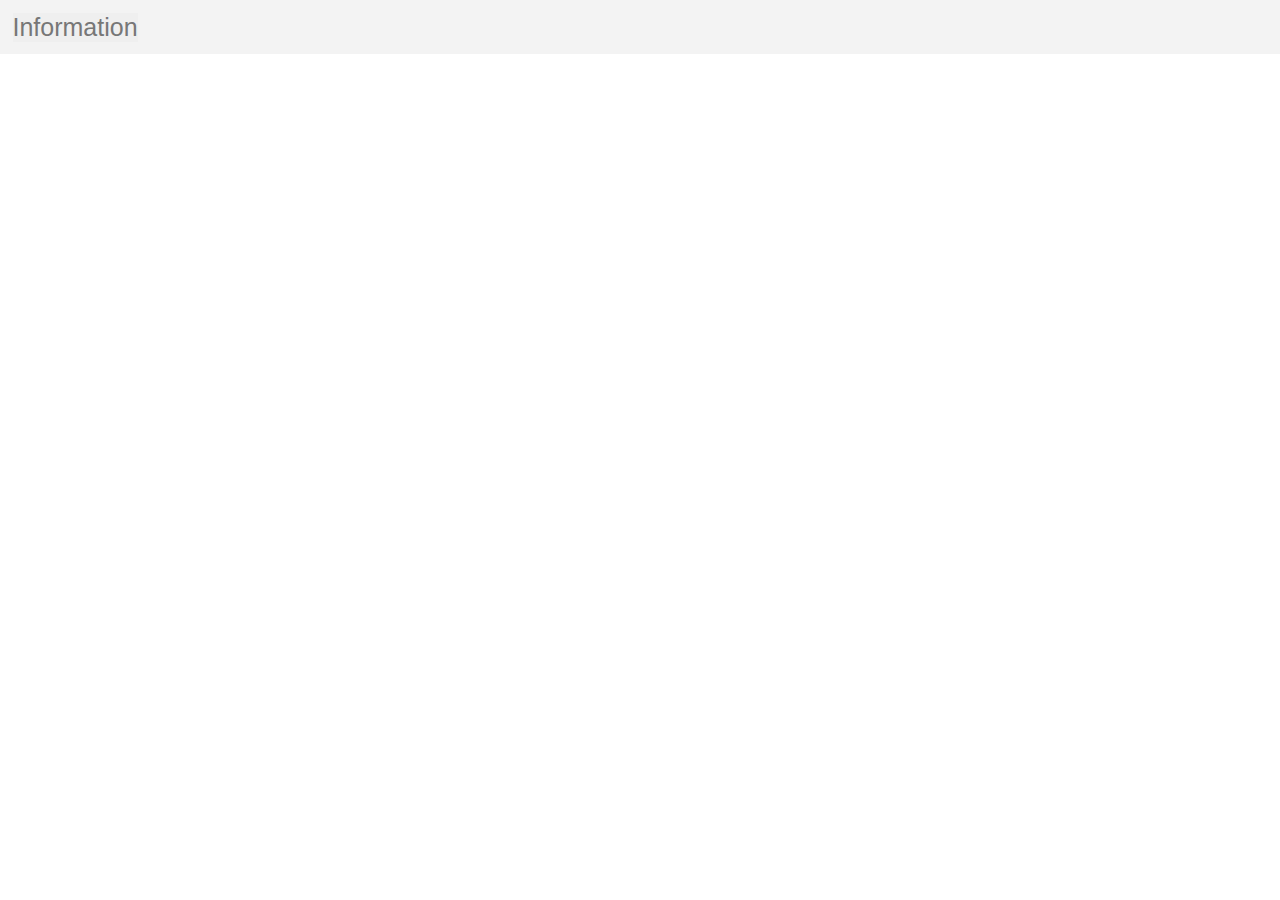
<file: Drop Down Menu/index.html>
<!DOCTYPE html>
<html lang="en">
<head>
    <meta charset="UTF-8">
    <meta http-equiv="X-UA-Compatible" content="IE=edge">
    <meta name="viewport" content="width=device-width, initial-scale=1.0">
    <link rel="stylesheet" href="style.css">
    <script src="script.js" defer></script>
    <title>Drop Down Menu</title>
</head>
<body>
    <div class="header">
        <div class="dropdown" data-dropdown>
            <button class="link" data-dropdown-button>Information</button>
            <div class="dropdown-menu">
                <a href="#">JavaScript</a>
                <a href="#">CSS</a>
                <a href="#">React</a>
            </div>
        </div>
    </div>
</body>
</html>
</file>
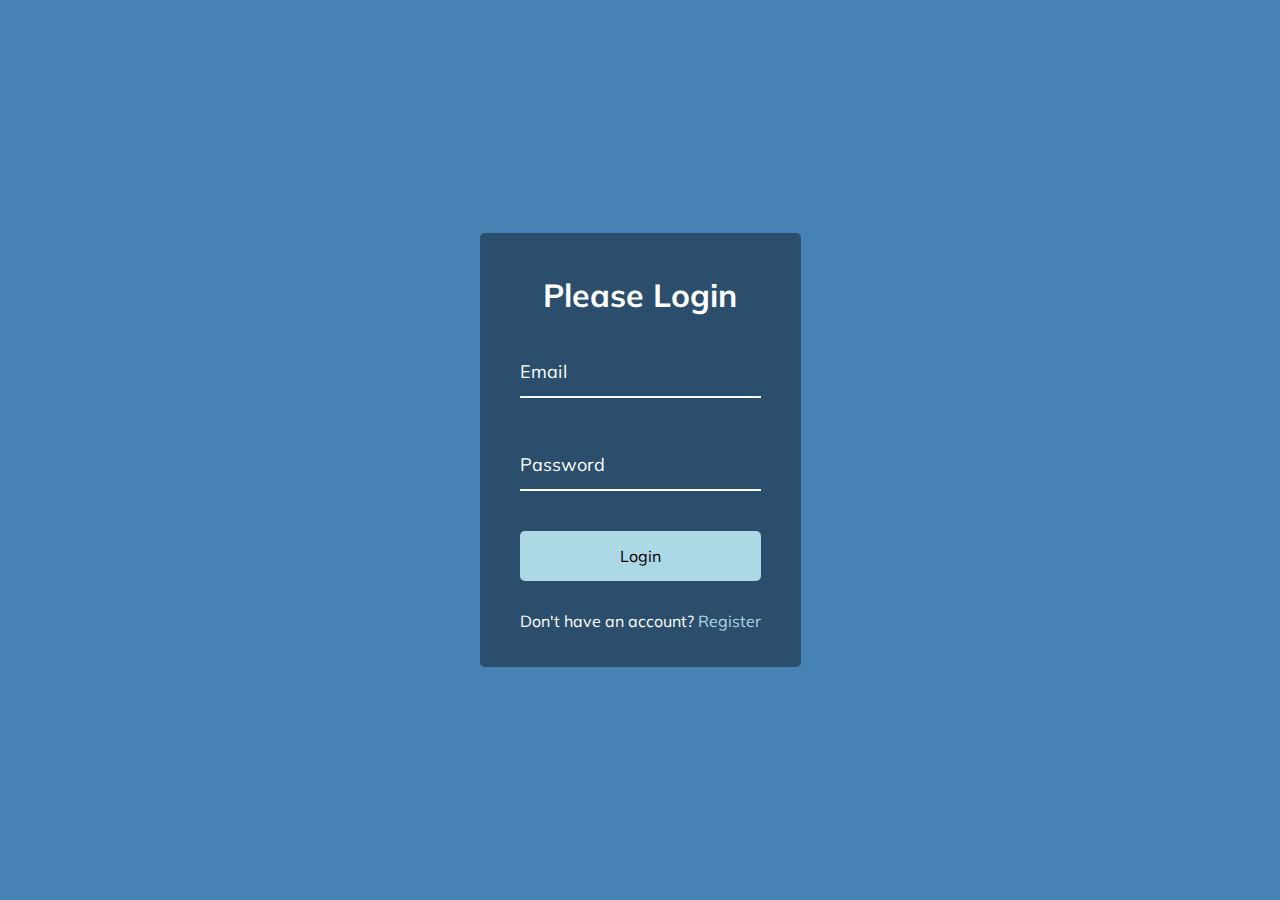
<file: Form Wave Animation/index.html>
<!DOCTYPE html>
<html lang="en">
<head>
    <meta charset="UTF-8">
    <meta http-equiv="X-UA-Compatible" content="IE=edge">
    <meta name="viewport" content="width=device-width, initial-scale=1.0">
    <link rel="stylesheet" href="style.css">
    <script src="script.js" defer></script>
    <title>Waving Form Input</title>
</head>
<body>
    <div class="container">
        <h1>Please Login</h1>
        <form>
            <div class="form-control">
                <input type="email" required>
                <label>Email</label>
            </div>
            
            <div class="form-control">
                <input type="password" required>
                <label>Password</label>
            </div>

            <button class="btn">Login</button>
            
            <p class="text">Don't have an account?
                <a href="">Register</a>
            </p>
        </form>
    </div>
</body>
</html>
</file>
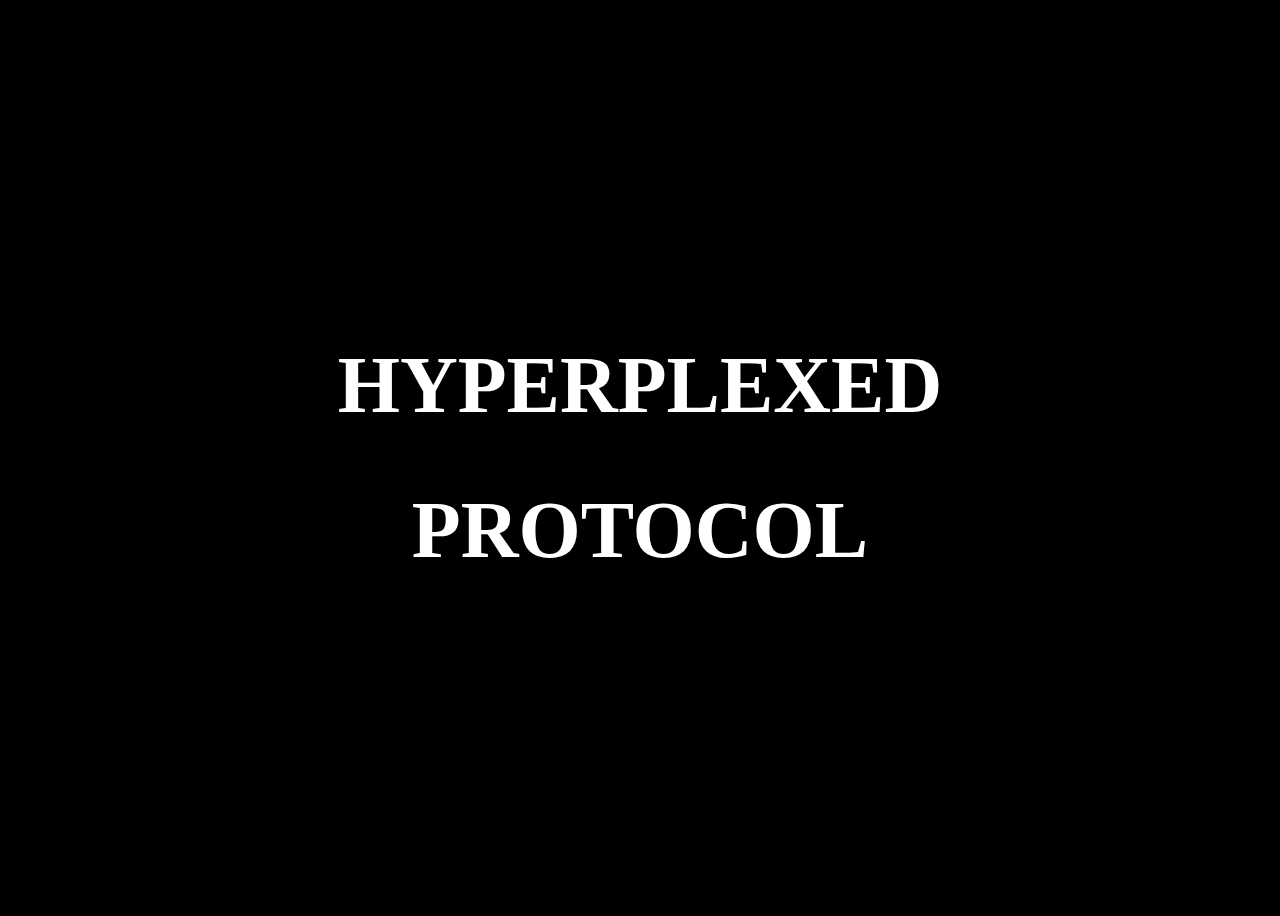
<file: Hacker Effect/index.html>
<!DOCTYPE html>
<html lang="en">
    <head>
        <meta charset="UTF-8" />
        <meta http-equiv="X-UA-Compatible" content="IE=edge" />
        <meta name="viewport" content="width=device-width, initial-scale=1.0" />
        <link rel="stylesheet" href="styles.css" />
        <script src="script.js" defer></script>
        <title>Ultimate Hacker Effect</title>
    </head>
    <body>
        <div class="container">
            <h1 data-value="HYPERPLEXED">HYPERPLEXED</h1>
            <h1 data-value="PROTOCOL">PROTOCOL</h1>
        </div>
    </body>
</html>
</file>
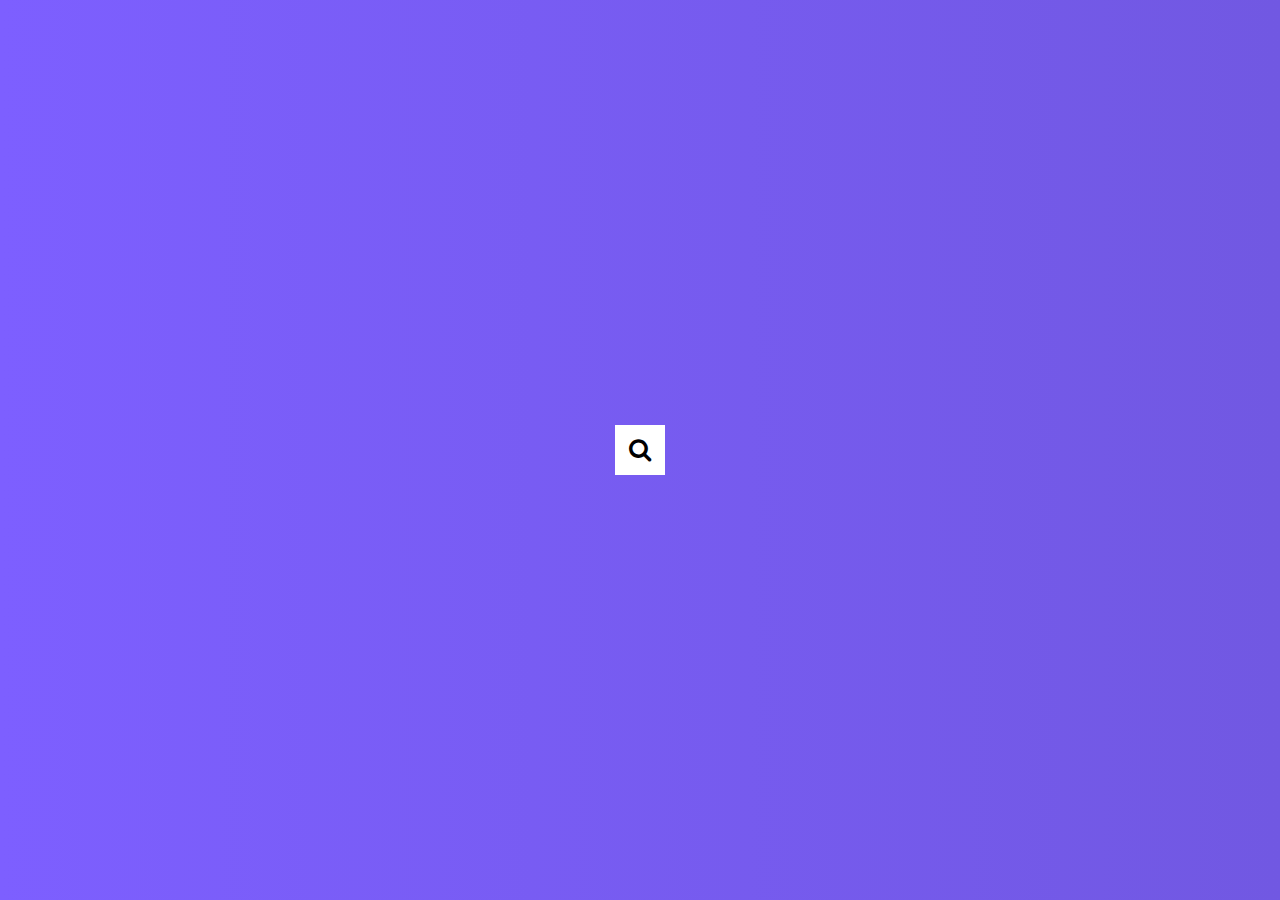
<file: Hidden Search Widget/index.html>
<!DOCTYPE html>
<html lang="en">
<head>
    <meta charset="UTF-8">
    <meta http-equiv="X-UA-Compatible" content="IE=edge">
    <meta name="viewport" content="width=device-width, initial-scale=1.0">
    <link rel="stylesheet" href="style.css">
    <link rel="stylesheet" href="https://cdnjs.cloudflare.com/ajax/libs/font-awesome/4.7.0/css/font-awesome.min.css">
    <script src="script.js" defer></script>
    <title>Hidden Search Widget</title>
</head>
<body>
    <div class="search">
        <input type="text" class="input" placeholder="Search...">
        <button type="submit" class="btn">
            <i class="fa fa-search"></i>
        </button>
    </div>
</body>
</html>
</file>
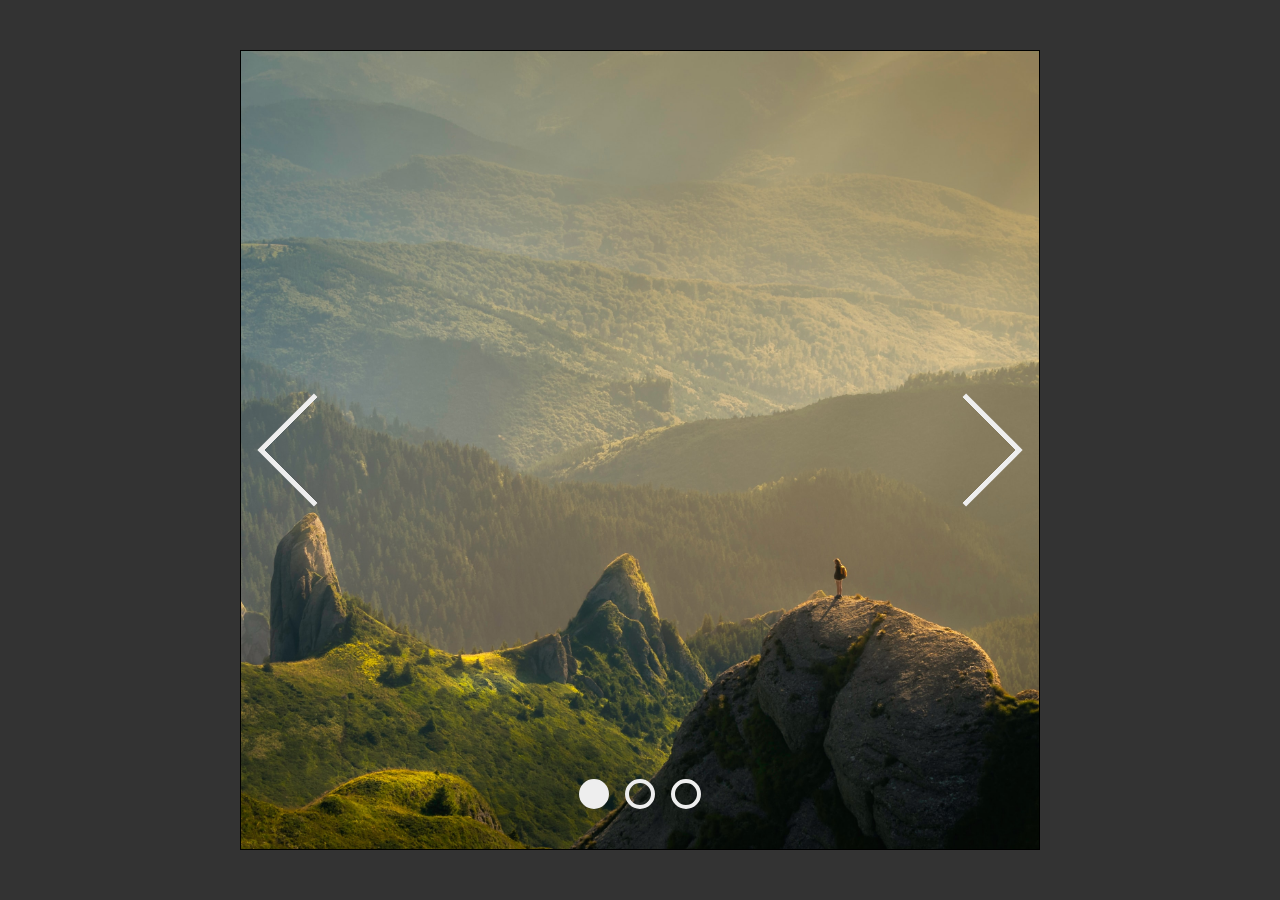
<file: Image Slider/index.html>
<!DOCTYPE html>
<html lang="en">
<head>
    <meta charset="UTF-8">
    <meta http-equiv="X-UA-Compatible" content="IE=edge">
    <meta name="viewport" content="width=device-width, initial-scale=1.0">
    <link rel="stylesheet" href="style.css">
    <script src="script.js" defer></script>
    <title>Image Slider</title>
</head>
<body>
    <div class="slider">
        <div class="slide active"></div>
        <div class="slide"></div>
        <div class="slide"></div>
        <div class="radios">
            <button class="radio active"></button>
            <button class="radio"></button>
            <button class="radio"></button>
        </div>
        <div class="arrows">
            <div class="arrow left" id="left"></div>
            <div class="arrow right" id="right"></div>
        </div>
    </div>
</body>
</html>
</file>
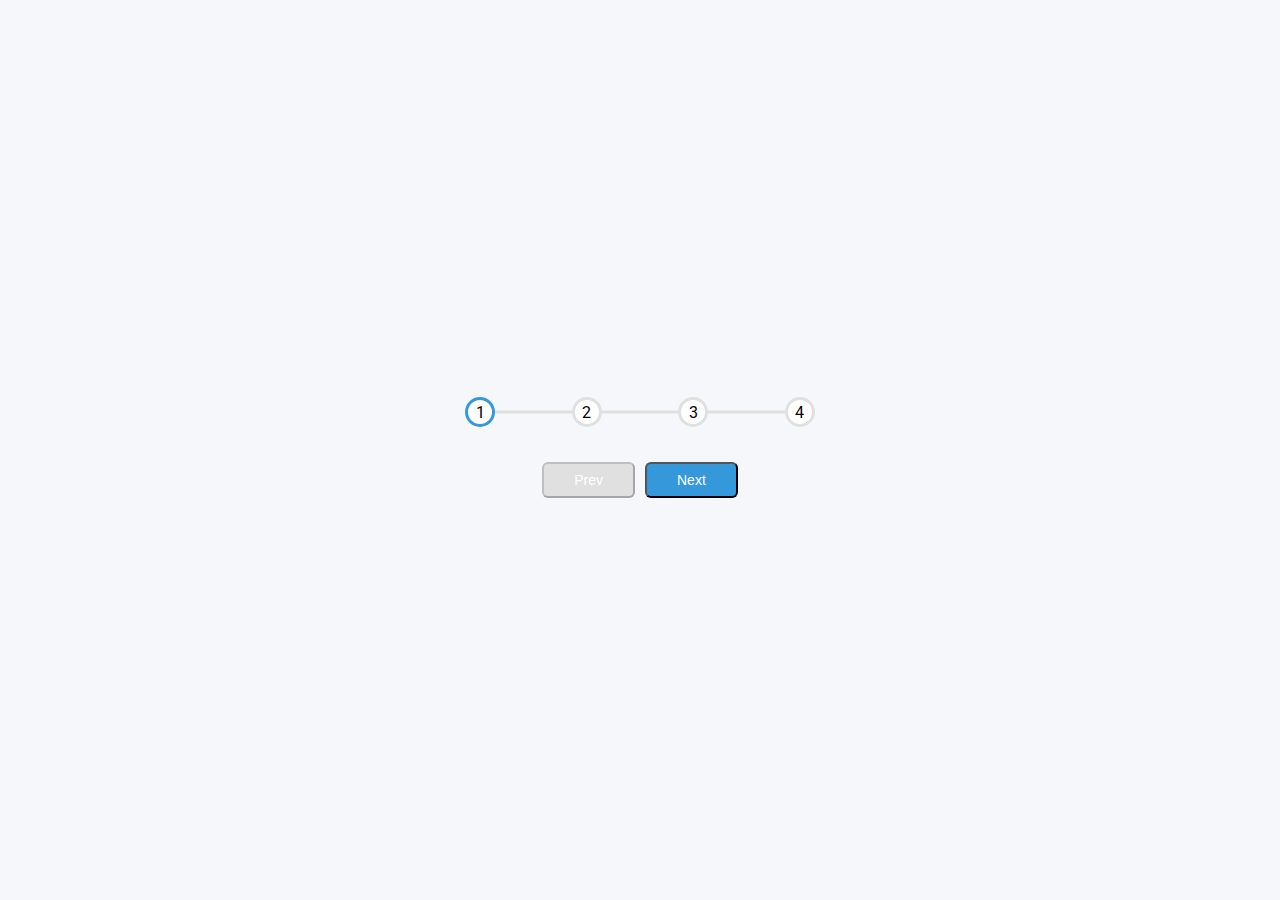
<file: Progress Steps/index.html>
<!DOCTYPE html>
<html lang="en">
<head>
    <meta charset="UTF-8">
    <meta http-equiv="X-UA-Compatible" content="IE=edge">
    <meta name="viewport" content="width=device-width, initial-scale=1.0">
    <link rel="stylesheet" href="style.css">
    <script src="script.js" defer></script>
    <title>Progress Steps</title>
</head>
<body>
    <div class="container">
        <div class="progress-container">
            <div class="progress" id="progress"></div>
            <div class="circle active">1</div>
            <div class="circle">2</div>
            <div class="circle">3</div>
            <div class="circle">4</div>
        </div>

        <div class="buttons">
            <button class="btn" id="prev" disabled>Prev</button>
            <button class="btn" id="next">Next</button>
        </div>

    </div>
</body>
</html>
</file>
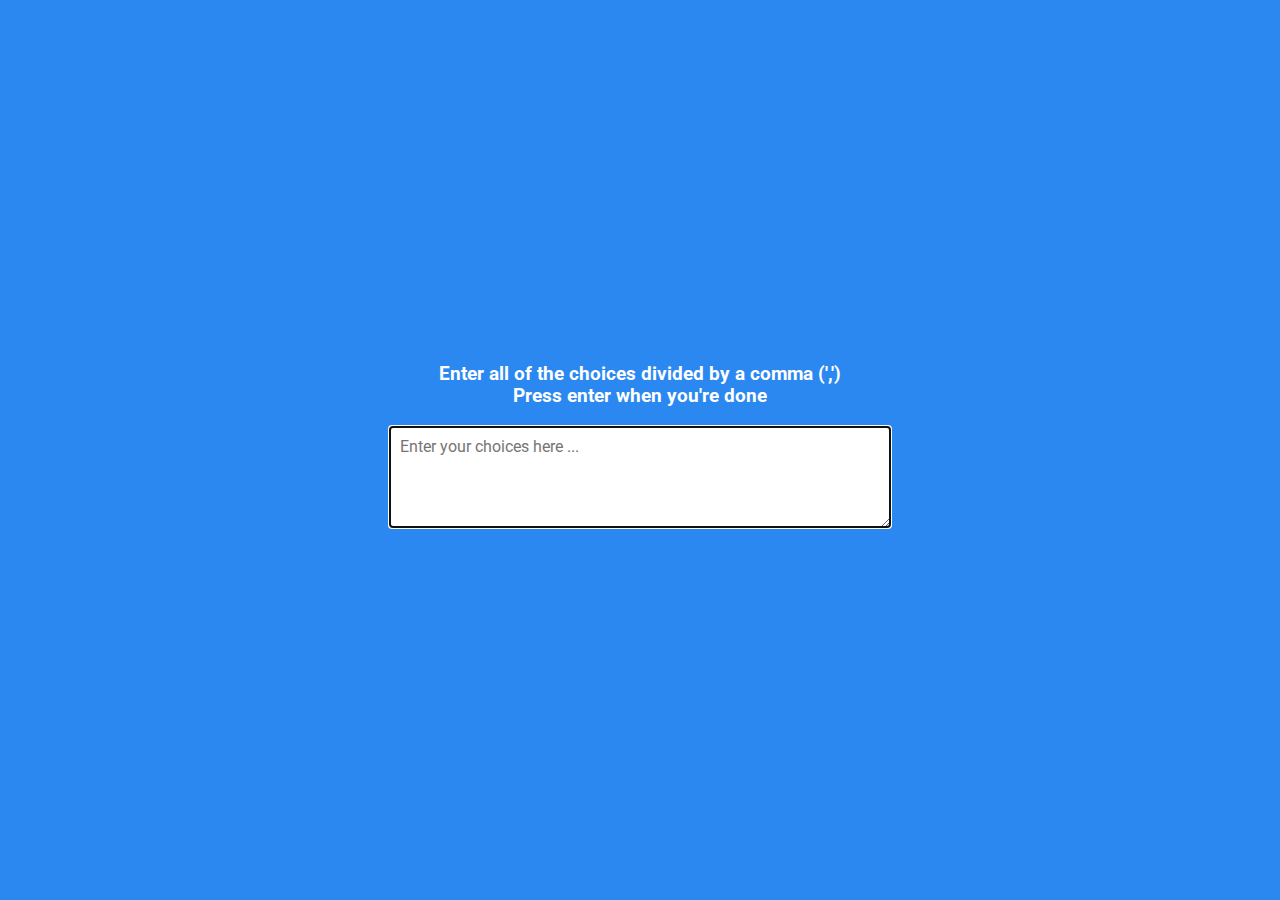
<file: Random Choice Picker/index.html>
<!DOCTYPE html>
<html lang="en">
<head>
    <meta charset="UTF-8">
    <meta http-equiv="X-UA-Compatible" content="IE=edge">
    <meta name="viewport" content="width=device-width, initial-scale=1.0">
    <link rel="stylesheet" href="style.css">
    <script src="script.js" defer></script>
    <title>Random Choice Picker</title>
</head>
<body>
    <div class="container">
        <h3>Enter all of the choices divided by a comma (',')
            <br> Press enter when you're done
        </h3>
        <textarea id="textarea" placeholder="Enter your choices here ..."></textarea>

        <div id="tags">
        </div>
    </div>
</body>
</html>
</file>
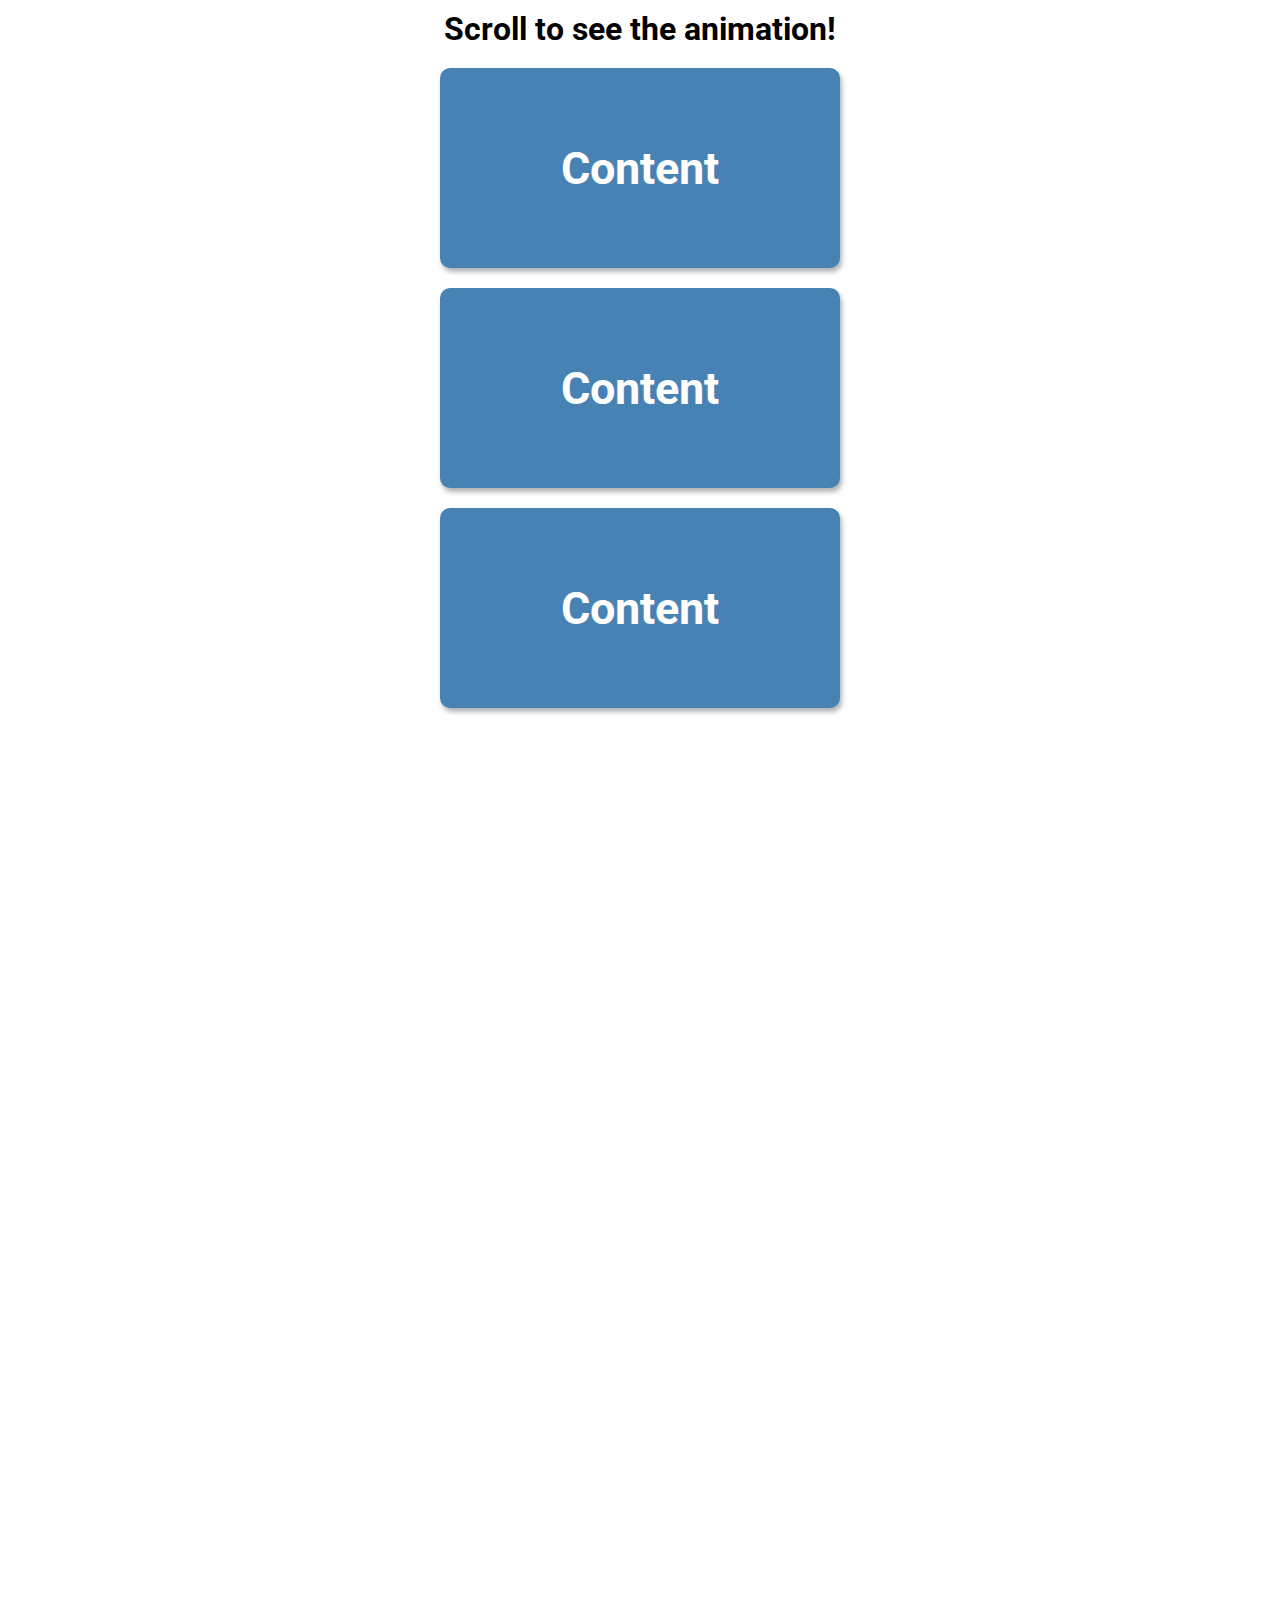
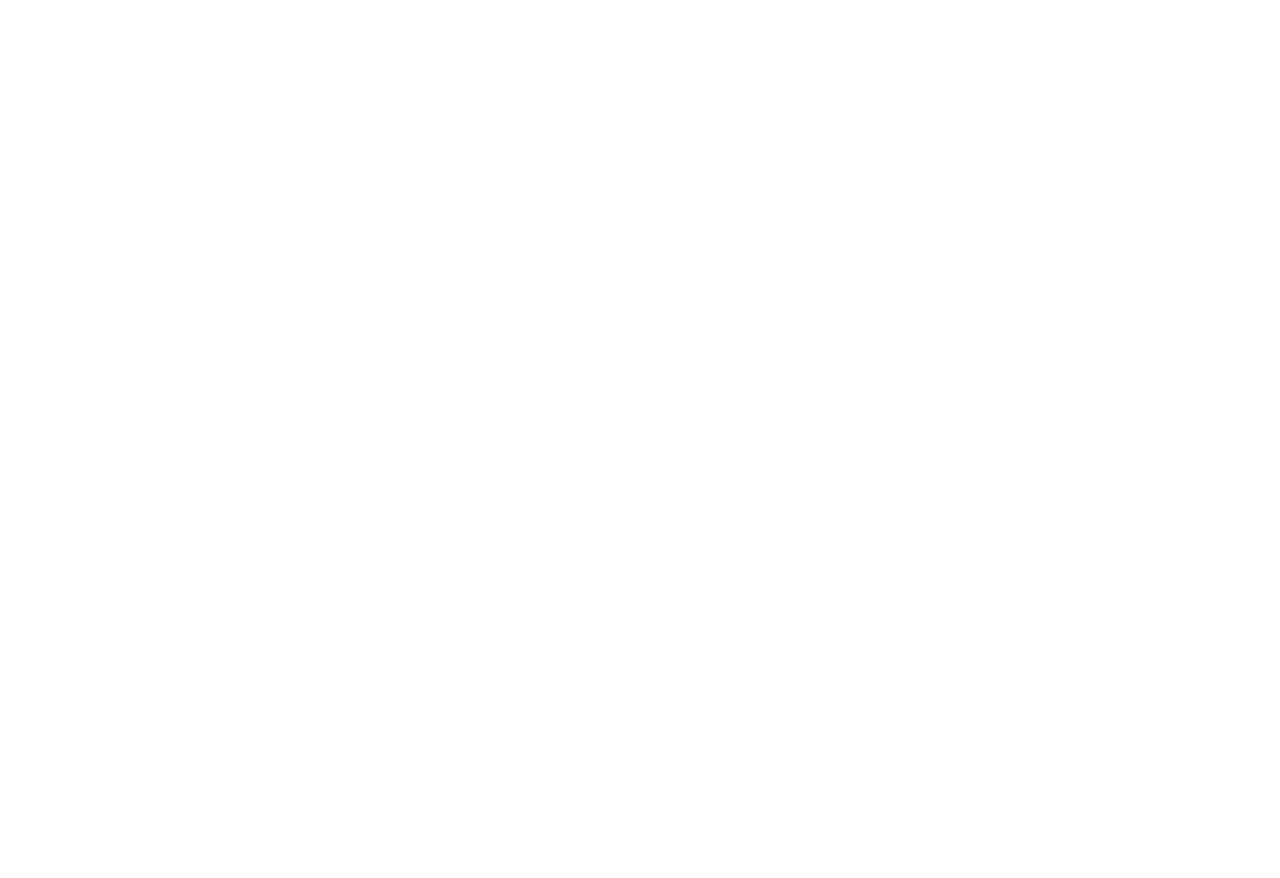
<file: Scroll Animation/index.html>
<!DOCTYPE html>
<html lang="en">
<head>
    <meta charset="UTF-8">
    <meta http-equiv="X-UA-Compatible" content="IE=edge">
    <meta name="viewport" content="width=device-width, initial-scale=1.0">
    <link rel="stylesheet" href="style.css">
    <script src="script.js" defer></script>
    <title>Scroll Animation</title>
</head>
<body>
    <h1>Scroll to see the animation!</h1>

    <div class="box"><h2>Content</h2></div>
    <div class="box"><h2>Content</h2></div>
    <div class="box"><h2>Content</h2></div>
    <div class="box"><h2>Content</h2></div>
    <div class="box"><h2>Content</h2></div>
    <div class="box"><h2>Content</h2></div>
    <div class="box"><h2>Content</h2></div>
    <div class="box"><h2>Content</h2></div>
    <div class="box"><h2>Content</h2></div>
    <div class="box"><h2>Content</h2></div>
    <div class="box"><h2>Content</h2></div>

</body>
</html>
</file>
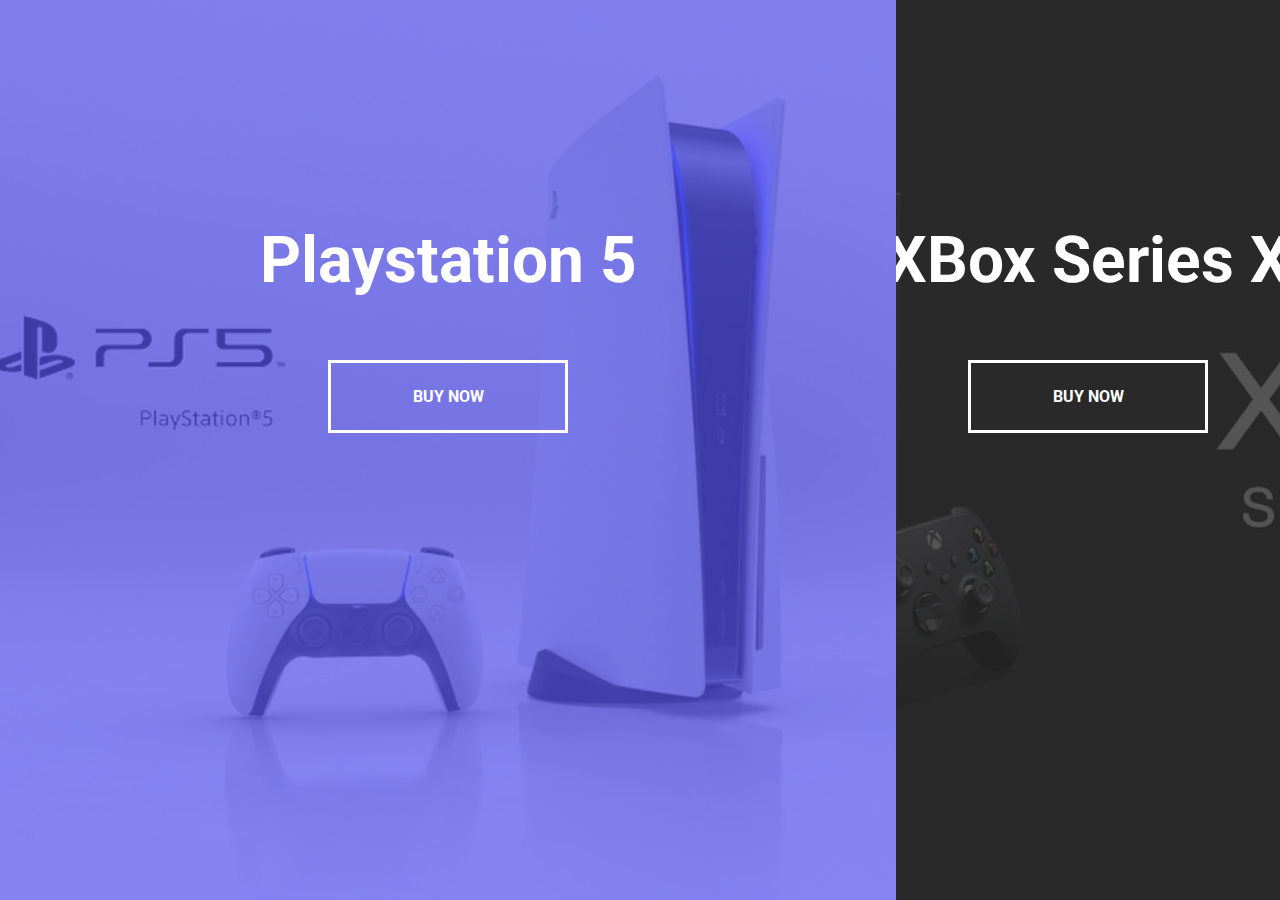
<file: Split Landing Page/index.html>
<!DOCTYPE html>
<html lang="en">
<head>
    <meta charset="UTF-8">
    <meta http-equiv="X-UA-Compatible" content="IE=edge">
    <meta name="viewport" content="width=device-width, initial-scale=1.0">
    <link rel="stylesheet" href="style.css">
    <script src="script.js" defer></script>
    <title>Split Landing Page</title>
</head>
<body>
    <div class="container">
        <div class="split left">
            <h1>Playstation 5</h1>
            <a href="https://www.playstation.com/en-ca/ps5/" class="btn" target="_blank">Buy Now</a>
        </div>

        <div class="split right">
            <h1>XBox Series X</h1>
            <a href="https://www.xbox.com/en-CA/consoles/xbox-series-x" class="btn" target="_blank">Buy Now</a>
        </div>
    </div>
</body>
</html>
</file>
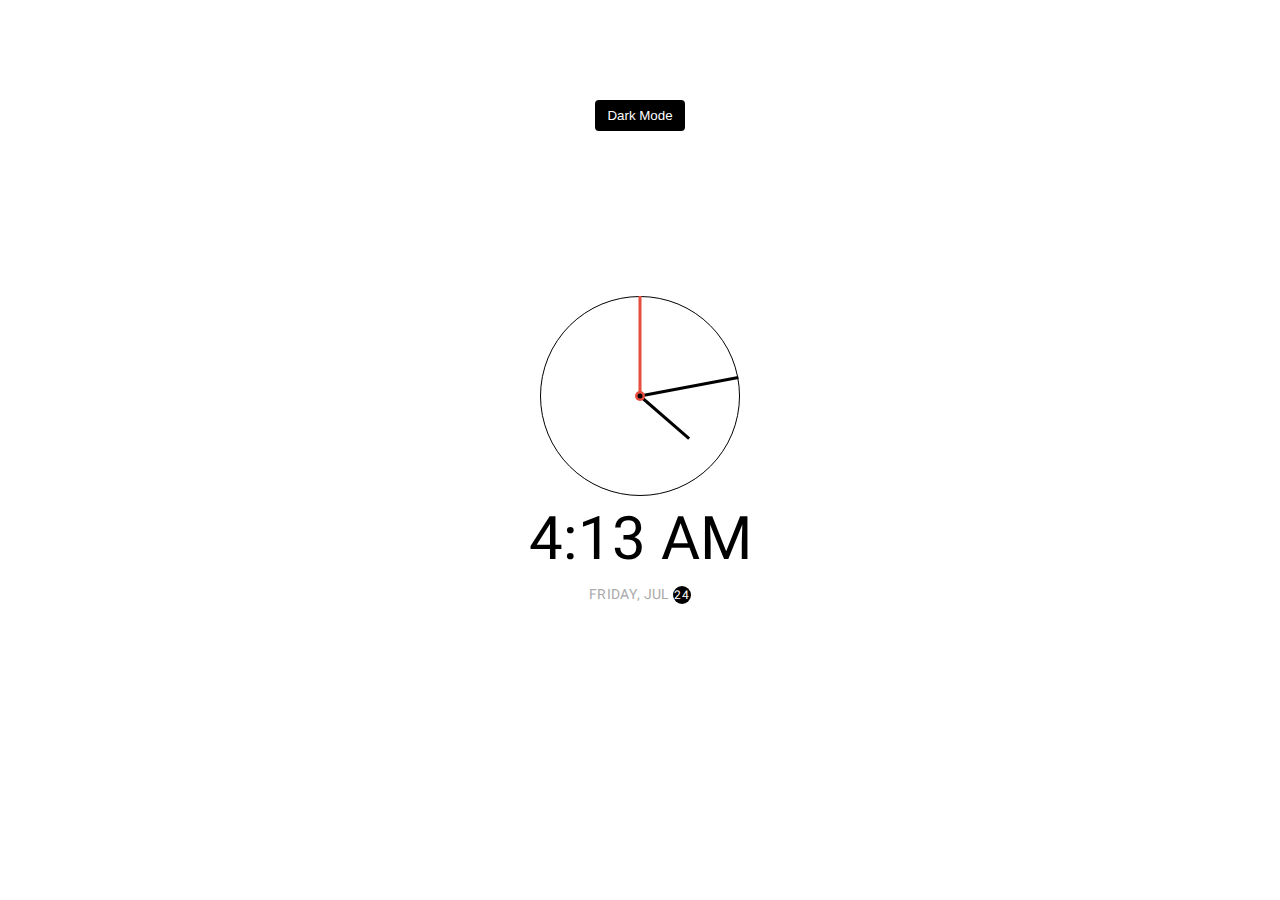
<file: Theme Clock/index.html>
<!DOCTYPE html>
<html lang="en">
<head>
    <meta charset="UTF-8">
    <meta http-equiv="X-UA-Compatible" content="IE=edge">
    <meta name="viewport" content="width=device-width, initial-scale=1.0">
    <link rel="stylesheet" href="style.css">
    <script src="script.js" defer></script>
    <title>Theme Clock</title>
</head>
<body>
    <button class="toggle">Dark Mode</button>
    <div class="click-container">
        <div class="clock">
            <div class="needle hour"></div>
            <div class="needle minute"></div>
            <div class="needle second"></div>
            <div class="center-point"></div>
        </div>
        <div class="time">12:00</div>
        <div class="date">Monday, Nov <span class="circle">2</span></div>
    </div>
    
</body>
</html>
</file>
<file: Drop Down Menu/style.css>
body {
    margin: 0;
}

.header {
    font-size: 25px;
    background-color: #f3f3f3;
    display: flex;
    padding: .5em;
    gap: 1em;
}

.link {
    cursor: pointer;
    border: none;
    font-size: inherit;
    padding: 0;
    color: #777;
}

.dropdown > .link:focus,
.link:hover {
    color: black;
}

.dropdown {
    position: relative;
}

.dropdown-menu {
    position: absolute;
    left: 0;
    top: calc(100% + .25rem);
    background-color: white;
    padding: .75rem;
    border-radius: .25rem;
    box-shadow: 0 2px 5px 0 rgba(0, 0, 0, 0.1);
    opacity: 0;
    transition: opacity 150ms ease-in-out, transform 150ms ease-in-out;
    pointer-events: none;
    display: flex;
    flex-direction: column;
    gap: .5em;
}

.dropdown.active > .link + .dropdown-menu {
    opacity: 1;
    pointer-events: auto;
}

.dropdown-menu > a {
    color: #777;
    text-decoration: none;
}

.dropdown-menu > a:hover {
    color: black;
}
</file>
<file: Form Wave Animation/style.css>
@import url('https://fonts.googleapis.com/css2?family=Muli&display=swap');

* {
    box-sizing: border-box;
}

body {
    background-color: steelblue;
    color: white;
    font-family: Muli, sans-serif;
    margin: 0;
    overflow: hidden;
    display: flex;
    justify-content: center;
    align-items: center;
    height: 100vh;
}

.container {
    background-color: rgba(0, 0, 0, 0.4);
    padding: 20px 40px;
    border-radius: 5px;
}

.container h1 {
    text-align: center;
    margin-bottom: 30px;
}

.container a {
    text-decoration: none; /* removes the underline of the hyperlink */
    color: lightblue;
}

.btn {
    cursor: pointer;
    display: inline-block; /* same as display: inline but you can change the size of the element */
    width: 100%;
    background-color: lightblue;
    padding: 15px;
    font-family: inherit;
    font-size: 16px;
    border: none;
    border-radius: 5px;
}

.btn:focus {
    outline: 0;
}

.btn:active {
    transform: scale(0.98); /* when you click the button, it gets slightly smaller */
}

.text {
    margin-top: 30px;
}

.form-control {
    position: relative;
    margin: 20px 0 40px; /* margin-top and margin-bottom is 20px and margin-right is 40px*/
}

.form-control input {
    background-color: transparent;
    border: none;
    border-bottom: 2px solid white;
    display: block; /* want the input and label to be on its own line (takes the entire width of form-control box */
    width: 100%;
    padding: 15px 0;
    font-size: 18px;
    color: white;
}

.form-control input:focus, .form-control input:valid {
    outline: 0; /* no border when we click the input box */
    border-bottom-color: lightblue; /* bottom border color turns lightblue when you click the input box */
}

.form-control label {
    position: absolute; /* for the wave animation, each letter will have translateY upwards, with delay */
    top: 15px;
    left: 0;
    pointer-events: none;
}

.form-control label span {
    display: inline-block;
    font-size: 18px;
    min-width: 5px;
    transition: 0.3s cubic-bezier(0.68, -0.55, 0.265, 1.55); /* bounce effect */
}

.form-control input:focus + label span,
.form-control input:valid + label span {
    color: lightblue; /* when you focus the input box, Email and Password turns lightblue */
    transform: translateY(-30px); /* negative value if you want it to go up, positive for down */
}
</file>
<file: Hacker Effect/styles.css>
body {
    height: 100vh;
    background-color: black;
    display: flex;
    justify-content: center;
    align-items: center;
}

.container h1 {
    color: white;
    font-size: 5rem;
    text-align: center;
    cursor: pointer;
}
</file>
<file: Hidden Search Widget/style.css>
@import url('https://fonts.googleapis.com/css2?family=Roboto&display=swap');

* {
    box-sizing: border-box;
}

body {
    font-family:  Roboto, sans-serif, 'Times New Roman';
    display: flex;
    justify-content: center;
    align-items: center;
    height: 100vh;
    margin: 0;
    overflow: hidden;
    background-image: linear-gradient(90deg, #7d5fff, #7158e2);
}

.search {
    position: relative;
    height: 50px;
}

.search .input {
    background-color: #fff;
    border: 0;
    font-size: 18px;
    padding: 15px;
    height: 50px;
    width: 50px;
    transition: width 0.3s ease;
}

/* position the button relative to the search container - place it at the upper right corner*/
.btn {
    background-color: #fff;
    border: 0;
    cursor: pointer;
    font-size: 24px;
    position: absolute;
    top: 0;
    right: 0;
    height: 50px;
    width: 50px;
    transition: transform 0.3s /* push the button to the right when clicked */
}

.btn:focus,
.input:focus {
    outline: none;
}

.search.active .input {
    width: 400px; /* if search has active class, expand the bar to 200px */
}
</file>
<file: Image Slider/style.css>
* {
    margin: 0;
    padding: 0;
    box-sizing: border-box;
}

body {
    display: flex;
    justify-content: center;
    align-items: center;
    min-height: 100vh;
    background-color: rgba(0, 0, 0, 0.8);
}

.slider {
    width: 800px;
    height: 800px;
    border: 1px solid black;
    position: relative;
    overflow: hidden;
}

.slide {
    position: absolute;
    top: 0;
    left: 0;
    width: 100%;
    height: 100%;
    background-position: center;
    background-repeat: no-repeat;
    background-size: cover;
    opacity: 0;
    transition: opacity 0.4s ease-in;
}

.slide.active {
    opacity: 1;
}

.slide:nth-child(1) {
    background-image: url("images/david-marcu-78A265wPiO4-unsplash.jpg");
}

.slide:nth-child(2) {
    background-image: url("images/jorge-vasconez-c4cWawGBFv8-unsplash.jpg");
}

.slide:nth-child(3) {
    background-image: url("images/lukasz-szmigiel-jFCViYFYcus-unsplash.jpg");
}

.arrows {
    position: absolute;
    top: 0;
    left: 0;
    width: 100%;
    height: 100%;
    display: flex;
    align-items: center;
    justify-content: space-between;
}

.arrow {
    position: relative;
    width: 80px;
    height: 80px;
    float: left;
    box-shadow: -5px 5px 0 #eee;
    cursor: pointer;
    z-index: 1;
}

.arrow:hover {
    box-shadow: -5px 5px 0 black;
}

.arrow.left {
    margin-left: 40px;
    transform: rotate(45deg);
}

.arrow.right {
    margin-right: 40px;
    transform: rotate(-135deg);
}

.radios {
    position: absolute;
    left: 50%;
    bottom: 25px;
    transform: translate(-50%, -50%);
    z-index: 1;
    display: flex;
    gap: 1em;
}

.radio {
    width: 30px;
    height: 30px;
    border-radius: 50%;
    border: 4px solid #eee;
    background-color: transparent;
    cursor: pointer;
}

.radio.active {
    background-color: #eee;
}
</file>
<file: Progress Steps/style.css>
@import url('https://fonts.googleapis.com/css2?family=Roboto&display=swap');

* {
    box-sizing: border-box;
}

body {
    font-family: Roboto, sans-serif, 'Times New Roman';
    overflow: hidden;
    margin: 0px;
    background-color: #f6f7fb;
    display: flex;
    justify-content: center;
    align-items: center;
    height: 100vh;
}

.progress-container {
    display: flex;
    justify-content: space-between;
    position: relative;
    margin-bottom: 30px;
    max-width: 100%;
    width: 350px;
}

.progress-container::before {
    content: '';
    background-color: #e0e0e0;
    position: absolute;
    top: 50%;
    left: 0;
    height: 3px;
    width: 100%;
    transform: translateY(-50%);
    z-index: -1;
}

.progress {
    background-color: #3498db;
    position: absolute; /* position absolute relative to progress-container */
    top: 50%;
    left: 0;
    height: 3px;
    width: 0%;
    transform: translateY(-50%); /* position the blue line right in the middle */
    z-index: -1; /* sets the line behind the circle */
    transition: .4s ease;
}

.circle {
    background-color: #fff;
    border-radius: 50%;
    width: 30px;
    height: 30px;
    display: flex;
    justify-content: center;
    align-items: center;
    border: 3px solid #e0e0e0;
    transition: .4s ease;
}

.circle.active {
    border-color: #3498db;
}

.buttons {
    display: flex;
    justify-content: center;
    align-items: center;
}

.btn {
    background-color: #3498db;
    color: #fff;
    border-radius: 6px;
    cursor: pointer;
    padding: 8px 30px;
    margin: 5px;
    font-size: 14px;
}

.btn:active {
    transform: scale(.98); /* scaling down effect when buttons are clicked */
}

.btn:disabled {
    background-color: #e0e0e0;
    cursor: not-allowed; /* buttons disabled cannot be clicked */
}
</file>
<file: Random Choice Picker/style.css>
@import url('https://fonts.googleapis.com/css2?family=Roboto&display=swap');

* {
    box-sizing: border-box;
}

body {
    font-family: Roboto, sans-serif;
    margin: 0;
    overflow: hidden;
    height: 100vh;
    display: flex;
    justify-content: center;
    align-items: center;
    background-color: #2b88f0;
    flex-direction: column;
}

h3 {
    color: #fff;
    margin: 10px 0 20px; /* top left-right bottom */
    text-align: center;
}

.container {
    width: 500px;
}

#textarea {
    border: none;
    display: block;
    width: 100%; /* width 100% of its container */
    height: 100px;
    font-family: inherit;
    padding: 10px;
    margin: 0 0 20px; /* margin-bottom of 20px */
    font-size: 16px;
}

.tag {
    background-color: #f0932b;
    color: white;
    border-radius: 15px;
    padding: 10px 20px;
    margin: 0 5px 10px 0; /* top right bottom left */
    display: inline-block; /* choices can wrap */
}

/* chosen one has a different background */
.tag.highlight {
    background-color: #273c75;
}
</file>
<file: Scroll Animation/style.css>
@import url('https://fonts.googleapis.com/css2?family=Roboto&display=swap');

* {
    box-sizing: border-box;
}

body {
    font-family: 'Roboto', 'sans-serif';
    display: flex;
    justify-content: center;
    align-items: center;
    flex-direction: column;
    margin: 0;
    overflow-x: hidden; /* removes the horizontal scroll bar at the bottom */
}

h1 {
    margin: 10px;
}

.box {
    background-color: steelblue;
    color: white;
    display: flex;
    align-items: center;
    justify-content: center;
    width: 400px;
    height: 200px;
    margin: 10px;
    border-radius: 10px;
    box-shadow: 2px 4px 5px rgba(0, 0, 0, 0.3);
    transform: translateX(400%); /* boxes are moved out of screen to the right before the animation */
    transition: transform 0.6s ease;
}

.box:nth-of-type(even) {
    transform: translateX(-400%); /* every other boxes are out of screen to the left */
}

.box.show {
    transform: translateX(0); /* if box has class show, then set it to original position */
}

.box h2 {
    font-size: 45px;
}
</file>
<file: Split Landing Page/style.css>
@import url('https://fonts.googleapis.com/css2?family=Roboto&display=swap');

:root {
    --left-bg-color: rgba(87, 84, 236, 0.7); /* 0.7 is the alpha value for transparency */
    --right-bg-color: rgba(43, 43, 43, 0.8);
    --left-btn-hover-color: rgba(87, 84, 236, 1);
    --right-btn-hover-color: rgba(28, 122, 28, 1);
    --hover-width: 70%;
    --other-width: 30%;
    --speed: 800ms;
}

* {
    box-sizing: border-box;
}

body {
    font-family: Roboto;
    margin: 0;
    overflow: hidden;
    height: 100vh;
}

h1 {
    font-size: 4rem;
    color: white;
    position: absolute;
    left: 50%; /* left 50% and translateX(-50%) to move the middle of h1 to the center */
    transform: translateX(-50%);
    top: 20%;
    white-space: nowrap; /* no wrapping - ex. Playstation 5 in one line, not in two */
}

.container {
    position: relative;
    width: 100%;
    height: 100%;
    background-color: #333; /* dark gray background color */
}

.split {
    position: absolute;
    width: 50%;
    height: 100%;
    overflow: hidden;
}

.split.left {
    left: 0;
    background-image: url('images/ps.jpeg');
    background-repeat: no-repeat;
    background-size: cover;
    background-position: center;
}

/* adds overlay to the left container: light blue background */
.split.left::before {
    content: '';
    position: absolute;
    width: 100%; /* width and height 100% of the left container */
    height: 100%;
    background-color: var(--left-bg-color);
}

.split.right {
    right: 0;
    background-image: url('images/xbox.jpeg');
    background-repeat: no-repeat;
    background-size: cover;
    background-position: center;
}

/* adds overlay to the right container: light blue background */
.split.right::before {
    content: '';
    position: absolute;
    width: 100%;
    height: 100%;
    background-color: var(--right-bg-color);
}

.split.right, .split.left, .split.right::before, .split.left::before {
    transition: all var(--speed) ease-in-out;
}


.btn {
    position: absolute;
    left: 50%;
    top: 40%;
    transform: translateX(-50%);
    text-decoration: none; /* removes the underline of the hyperlink */
    color: white;
    border: white solid 0.2rem;
    font-size: 1rem;
    width: 15rem;
    padding: 1.5rem;
    display: flex;
    align-items: center;
    justify-content: center;
    font-weight: bold;
    text-transform: uppercase; /* makes text uppercase */
}

.split.left .btn:hover {
    background-color: var(--left-btn-hover-color);
    border-color: var(--left-btn-hover-color);
}

.split.right .btn:hover {
    background-color: var(--right-btn-hover-color);
    border-color: var(--right-btn-hover-color);
}

.hover-left .left {
    width: var(--hover-width); /* left section has 75% width when active */
}

.hover-left .right {
    width: var(--other-width); /* right section has 25% width when inactive */
}

.hover-right .left {
    width: var(--other-width);
}

.hover-right .right {
    width: var(--hover-width);
}

@media(max-width: 800px) {
    h1 {
        font-size: 2rem;
    }

    .btn {
        padding: 1.2rem;
        width: 12rem;
    }
}
</file>
<file: Theme Clock/style.css>
@import url('https://fonts.googleapis.com/css2?family=Heebo:wght@300;400;500;600;700&display=swap');

:root {
    --primary-color: black;
    --secondary-color: white;
}

html {
    transition: 0.5s ease-in;
}

html.dark {
    --primary-color: white;
    --secondary-color: #333;
}

html.dark {
    background-color: #111;
    color: var(--primary-color);
}

* {
    margin: 0;
    padding: 0;
    box-sizing: border-box;
}

body {
    font-family: Heebo, sans-serif;
    display: flex;
    justify-content: center;
    align-items: center;
    min-height: 100vh;
    overflow: hidden;
}

.toggle {
    background-color: var(--primary-color);
    color: var(--secondary-color);
    border: 0;
    border-radius: 4px;
    padding: 8px 12px;
    position: absolute;
    top: 100px;
    cursor: pointer;
}

.toggle:focus {
    outline: none;
}

.click-container {
    display: flex;
    flex-direction: column;
    justify-content: space-between;
    align-items: center;
}

.clock {
    position: relative;
    width: 200px;
    height: 200px;
    border: 1px solid var(--primary-color);
    border-radius: 50%;
}

/* .clock::before {
    content: "9";
    position: absolute;
    top: 50%;
    transform: translate(-150%, -50%);
}

.clock::after {
    content: "12";
    position: absolute;
    left: 50%;
    transform: translate(-50%, -100%);
} */

.needle {
    background-color: var(--primary-color);
    position: absolute;
    top: 50%;
    left: 50%;
    height: 65px;
    width: 3px;
    transform-origin: bottom center; /* spin should originate from the bottom */
    transition: all 0.5s ease-in;
}

.needle.hour {
    transform: translate(-50%, -100%) rotate(0deg); /* rotate the hour needle */
}

.needle.minute {
    transform: translate(-50%, -100%) rotate(0deg);
    height: 100px; /* height needle is longer */
}

.needle.second {
    transform: translate(-50%, -100%) rotate(0deg);
    background-color: #e74c3c;
    height: 100px;
}

.center-point {
    background-color: #e74c3c;
    width: 10px;
    height: 10px;
    position: absolute;
    top: 50%;
    left: 50%;
    transform: translate(-50%, -50%);
    border-radius: 50%;
}

.center-point::after {
    content: '';
    background-color: var(--primary-color);
    width: 5px;
    height: 5px;
    position: absolute;
    top: 50%;
    left: 50%;
    transform: translate(-50%, -50%);
    border-radius: 50%;
}

.time {
    font-size: 60px;
}

.date {
    color: #aaa;
    font-size: 14px;
    letter-spacing: 0.3px;
    text-transform: uppercase;
}

.date .circle {
    background-color: var(--primary-color);
    color: var(--secondary-color);
    border-radius: 50%;
    height: 18px;
    width: 18px;
    display: inline-flex;
    align-items: center;
    justify-content: center;
    transition: all 0.5s ease-in;
    font-size: 12px;
}
</file>
